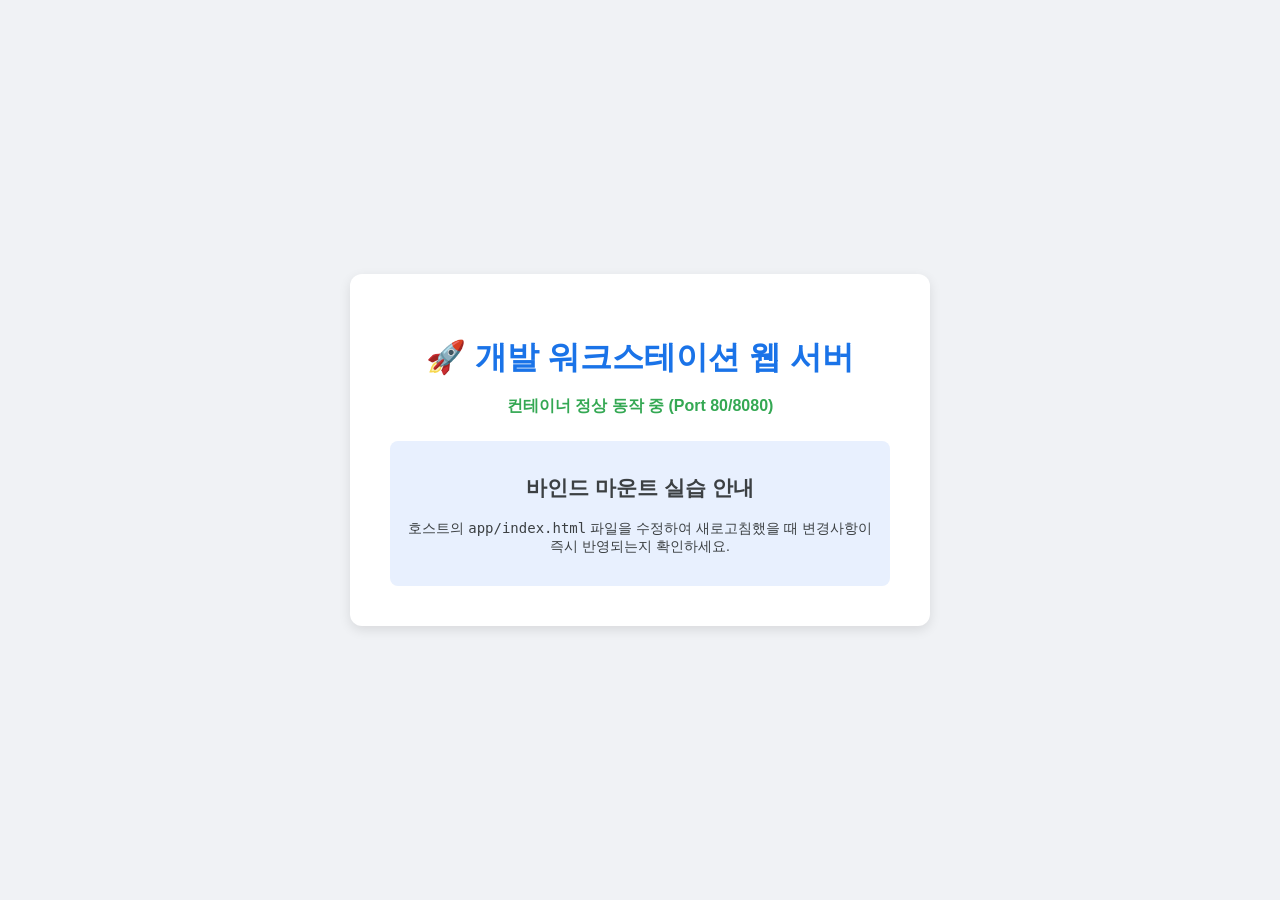
<file: app/index.html>
<!DOCTYPE html>
<html lang="ko">
<head>
  <meta charset="UTF-8">
  <meta name="viewport" content="width=device-width, initial-scale=1.0">
  <title>Dev Workstation Web Server</title>
  <link rel="stylesheet" href="style.css">
</head>
<body>
  <div class="container">
    <h1>🚀 개발 워크스테이션 웹 서버</h1>
    <p class="status">컨테이너 정상 동작 중 (Port 80/8080)</p>
    <div class="card">
      <h2>바인드 마운트 실습 안내</h2>
      <p id="msg">호스트의 <code>app/index.html</code> 파일을 수정하여 새로고침했을 때 변경사항이 즉시 반영되는지 확인하세요.</p>
    </div>
  </div>
</body>
</html>
</file>
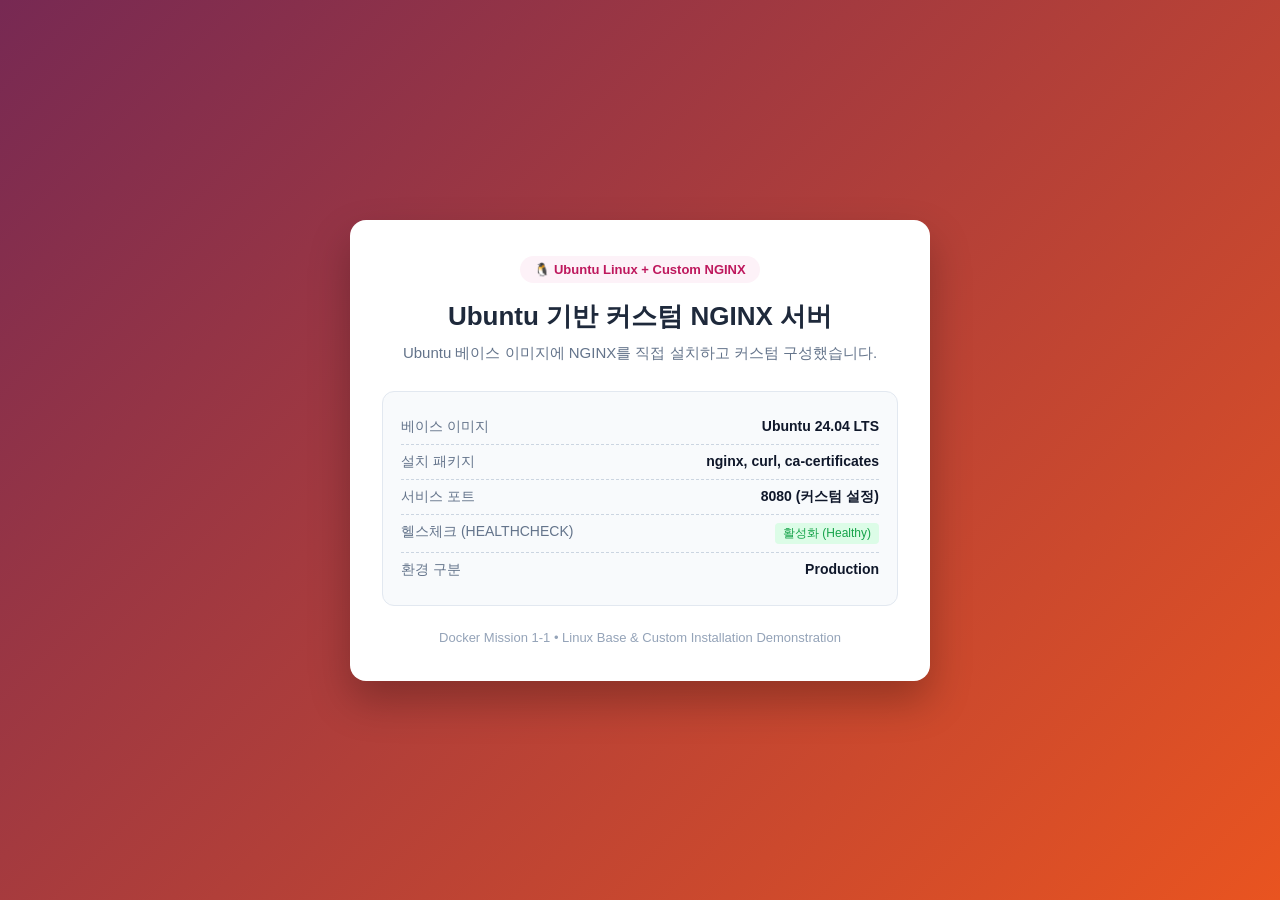
<file: html/index.html>
<!DOCTYPE html>
<html lang="ko">
<head>
    <meta charset="UTF-8">
    <meta name="viewport" content="width=device-width, initial-scale=1.0">
    <title>Ubuntu 기반 커스텀 NGINX 서버</title>
    <style>
        * {
            box-sizing: border-box;
            margin: 0;
            padding: 0;
            font-family: -apple-system, BlinkMacSystemFont, "Segoe UI", Roboto, "Helvetica Neue", Arial, sans-serif;
        }
        body {
            background: linear-gradient(135deg, #772953 0%, #E95420 100%);
            min-height: 100vh;
            display: flex;
            align-items: center;
            justify-content: center;
            padding: 20px;
        }
        .card {
            background: #ffffff;
            border-radius: 16px;
            box-shadow: 0 20px 40px rgba(0, 0, 0, 0.25);
            width: 100%;
            max-width: 580px;
            padding: 36px 32px;
            text-align: center;
        }
        .badge {
            display: inline-block;
            background: #fdf2f8;
            color: #be185d;
            font-size: 13px;
            font-weight: 600;
            padding: 6px 14px;
            border-radius: 9999px;
            margin-bottom: 16px;
        }
        h1 {
            color: #1e293b;
            font-size: 26px;
            margin-bottom: 10px;
        }
        p.subtitle {
            color: #64748b;
            font-size: 15px;
            margin-bottom: 28px;
        }
        .info-box {
            background: #f8fafc;
            border: 1px solid #e2e8f0;
            border-radius: 12px;
            padding: 18px;
            text-align: left;
            margin-bottom: 24px;
        }
        .info-row {
            display: flex;
            justify-content: space-between;
            padding: 8px 0;
            border-bottom: 1px dashed #cbd5e1;
            font-size: 14px;
        }
        .info-row:last-child {
            border-bottom: none;
        }
        .info-label {
            color: #64748b;
            font-weight: 500;
        }
        .info-value {
            color: #0f172a;
            font-weight: 600;
        }
        .status-badge {
            color: #16a34a;
            background: #dcfce7;
            padding: 2px 8px;
            border-radius: 4px;
            font-size: 12px;
        }
        .footer {
            font-size: 13px;
            color: #94a3b8;
        }
    </style>
</head>
<body>
    <div class="card">
        <span class="badge">🐧 Ubuntu Linux + Custom NGINX</span>
        <h1>Ubuntu 기반 커스텀 NGINX 서버</h1>
        <p class="subtitle">Ubuntu 베이스 이미지에 NGINX를 직접 설치하고 커스텀 구성했습니다.</p>

        <div class="info-box">
            <div class="info-row">
                <span class="info-label">베이스 이미지</span>
                <span class="info-value">Ubuntu 24.04 LTS</span>
            </div>
            <div class="info-row">
                <span class="info-label">설치 패키지</span>
                <span class="info-value">nginx, curl, ca-certificates</span>
            </div>
            <div class="info-row">
                <span class="info-label">서비스 포트</span>
                <span class="info-value">8080 (커스텀 설정)</span>
            </div>
            <div class="info-row">
                <span class="info-label">헬스체크 (HEALTHCHECK)</span>
                <span class="status-badge">활성화 (Healthy)</span>
            </div>
            <div class="info-row">
                <span class="info-label">환경 구분</span>
                <span class="info-value">Production</span>
            </div>
        </div>

        <div class="footer">
            Docker Mission 1-1 &bull; Linux Base & Custom Installation Demonstration
        </div>
    </div>
</body>
</html>
</file>
<file: app/style.css>
body {
  font-family: -apple-system, BlinkMacSystemFont, "Segoe UI", Roboto, sans-serif;
  background-color: #f0f2f5;
  display: flex;
  justify-content: center;
  align-items: center;
  height: 100vh;
  margin: 0;
}

.container {
  text-align: center;
  background: white;
  padding: 40px;
  border-radius: 12px;
  box-shadow: 0 4px 12px rgba(0, 0, 0, 0.1);
  max-width: 500px;
}

h1 {
  color: #1a73e8;
  margin-bottom: 8px;
}

.status {
  font-weight: 600;
  color: #34a853;
}

.card {
  margin-top: 24px;
  padding: 16px;
  background-color: #e8f0fe;
  border-radius: 8px;
  font-size: 14px;
  color: #3c4043;
}
</file>
